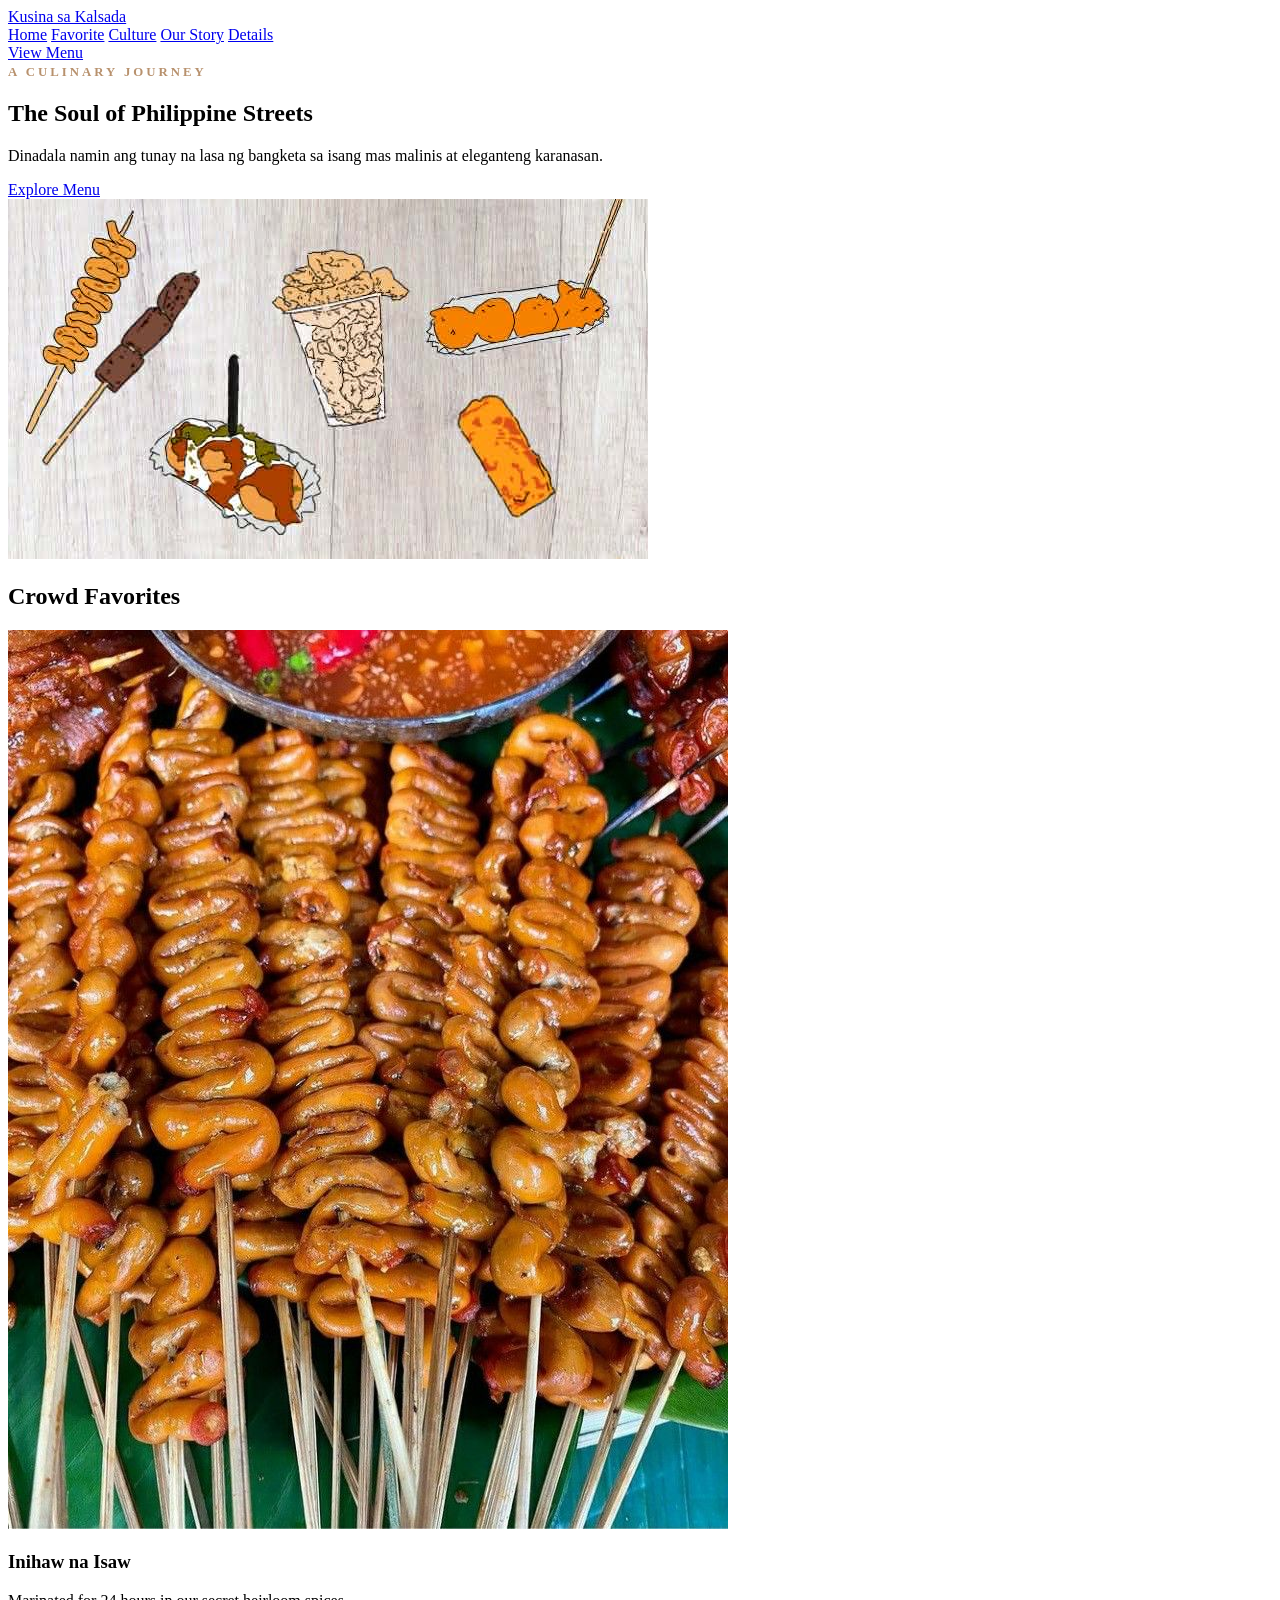
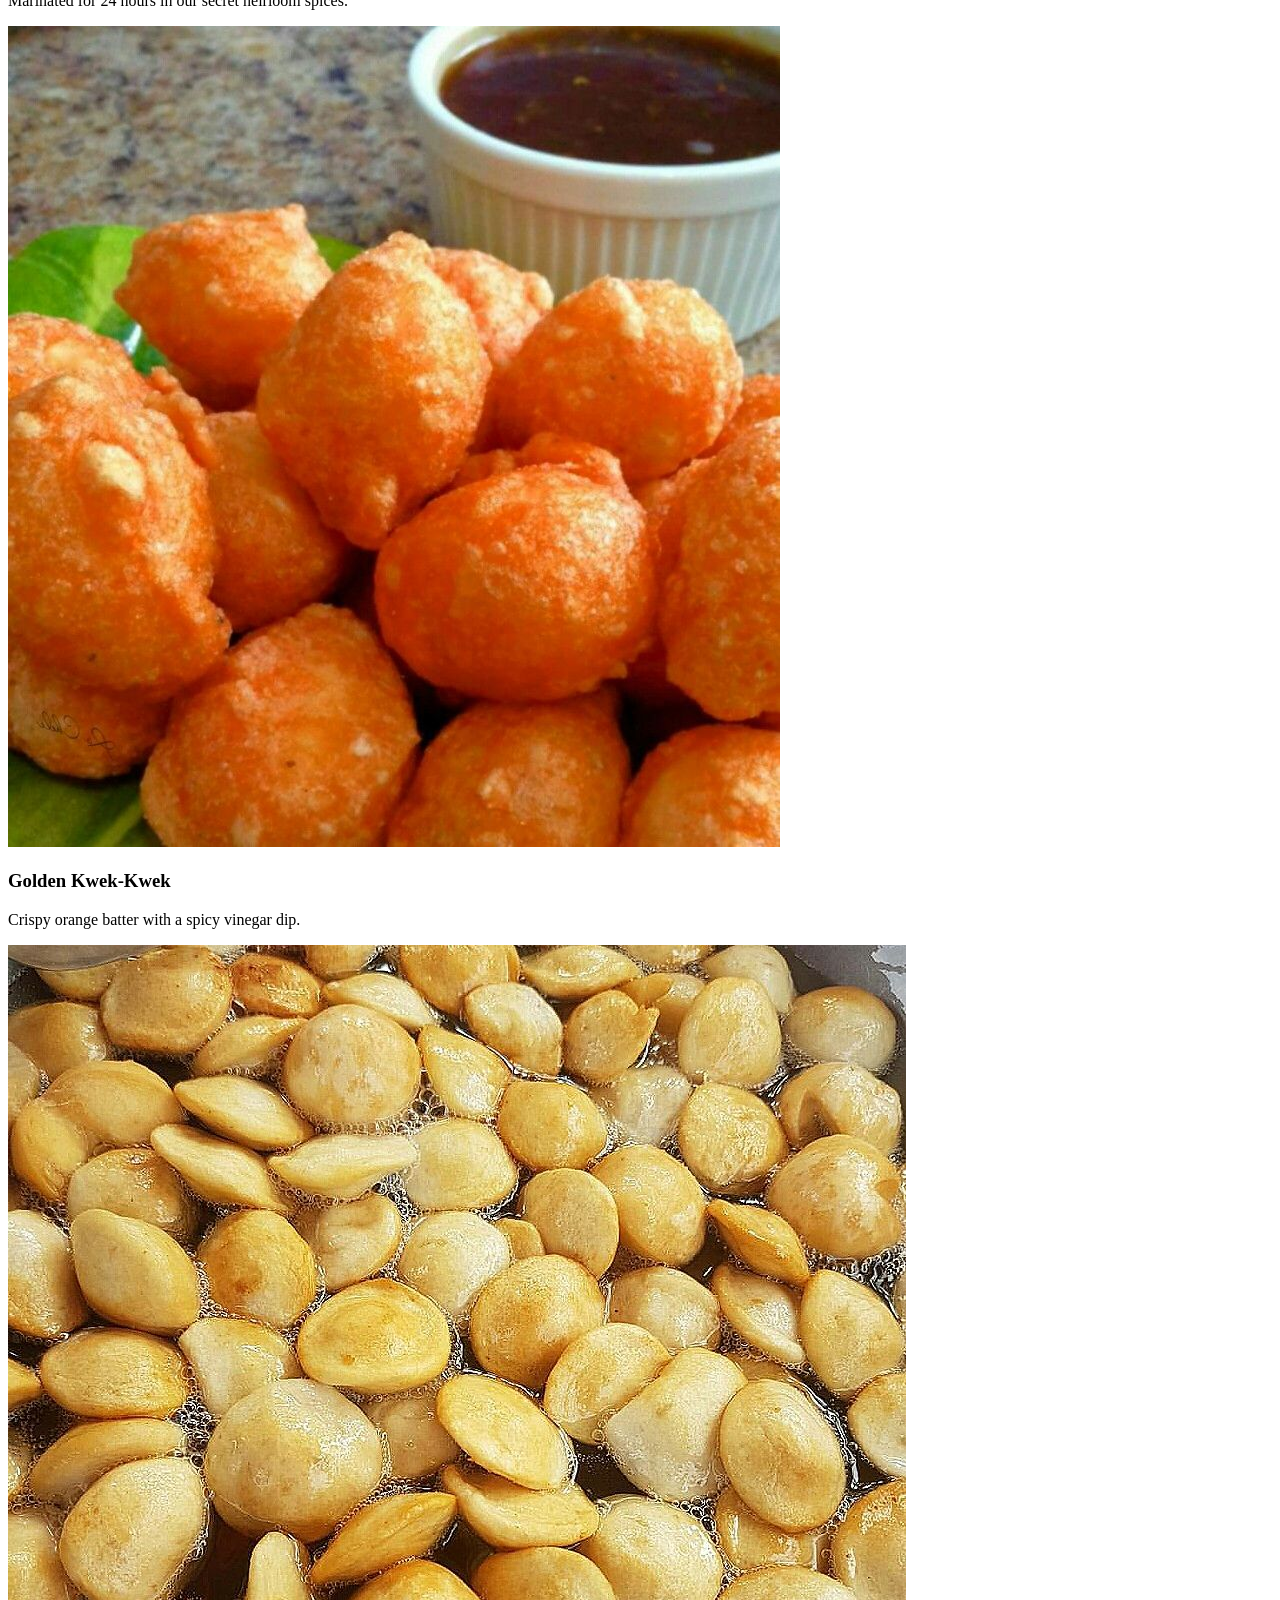
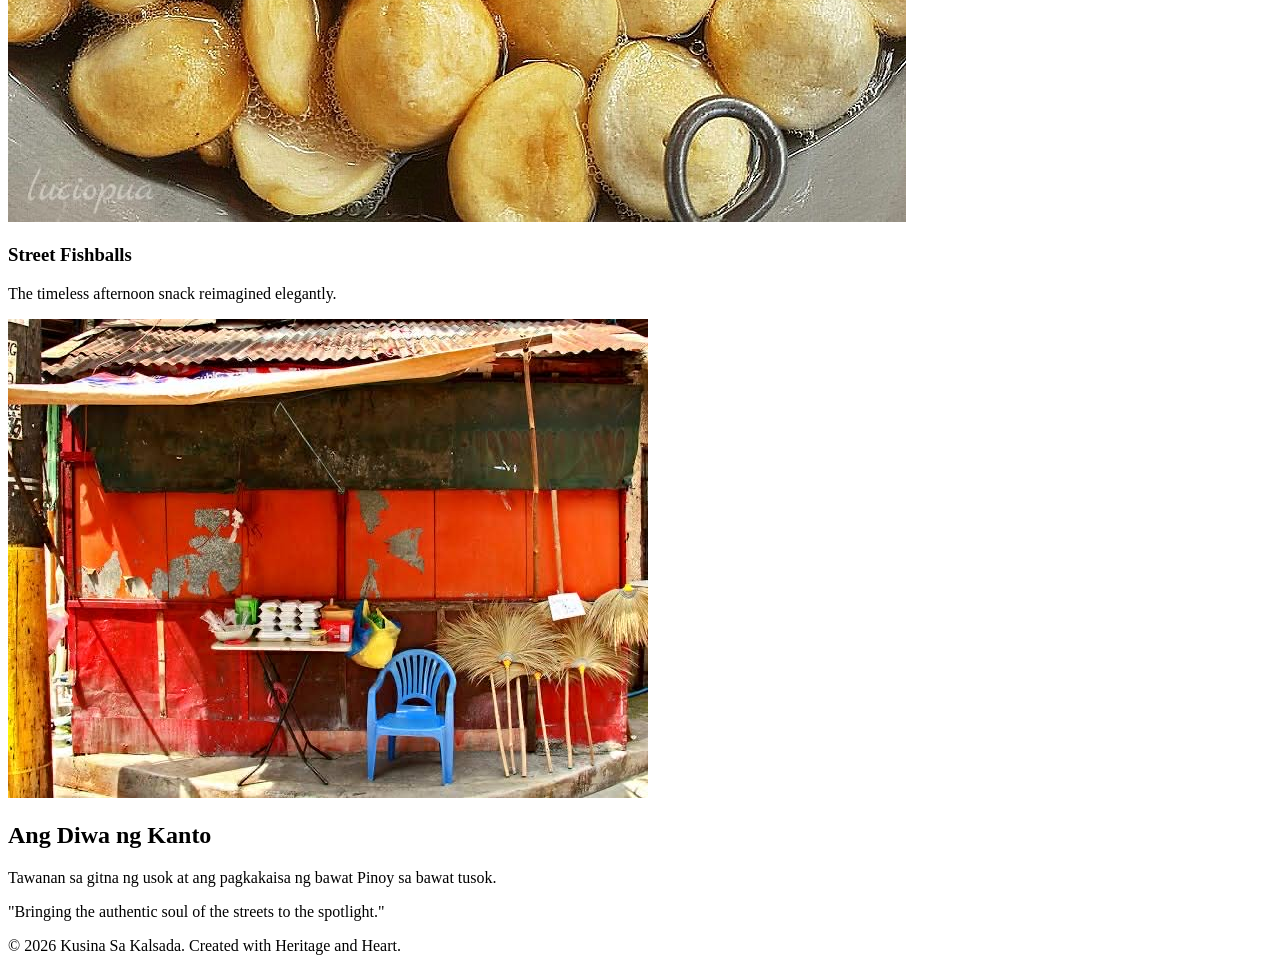
<file: index.html>
<!DOCTYPE html>
<html lang="en">
<head>
    <meta charset="UTF-8">
    <meta name="viewport" content="width=device-width, initial-scale=1.0">
    <title>Kusina Sa Kalsada</title>
    <link rel="stylesheet" href="inds.css">
</head>
<body>

<header class="main-header">
    <div class="logo-container">
        <a href="index.html" class="logo">Kusina sa Kalsada</a>
    </div>
    <nav class="main-nav">
         <a href="index.html">Home</a>
        <a href="index.html#favorites">Favorite</a>
        <a href="culture.html" class="active">Culture</a>
        <a href="our.html">Our Story</a>
        <a href="about.html">Details</a>
    </nav>
    <div class="header-actions">
        <a href="menu.html" class="btn btn-header">View Menu</a>
    </div>
</header>

<main>
    <section class="hero-banner">
        <div class="hero-content">
            <span style="letter-spacing: 3px; font-weight: 600; color: #b8916d; font-size: 0.8rem;">A CULINARY JOURNEY</span>
            <h1>The Soul of Philippine Streets</h1>
            <p>Dinadala namin ang tunay na lasa ng bangketa sa isang mas malinis at eleganteng karanasan.</p>
            <a href="menu.html" class="btn btn-hero">Explore Menu</a>
        </div>
        <div class="hero-image">
            <img src="image/home.jpg" alt="Street Food">
        </div>
    </section>

    <section class="specialty-section" id="favorites">
        <h2>Crowd Favorites</h2>
        <div class="specialty-grid">
            <div class="item">
                <img src="image/isaw.jpg" alt="Isaw">
                <h3>Inihaw na Isaw</h3>
                <p>Marinated for 24 hours in our secret heirloom spices.</p>
            </div>
            <div class="item">
                <img src="image/kwekwek.jpg" alt="Kwek-Kwek">
                <h3>Golden Kwek-Kwek</h3>
                <p>Crispy orange batter with a spicy vinegar dip.</p>
            </div>
            <div class="item">
                <img src="image/fishball.jpg" alt="Fish Balls">
                <h3>Street Fishballs</h3>
                <p>The timeless afternoon snack reimagined elegantly.</p>
            </div>
        </div>
    </section>

    <section class="culture-section" id="culture">
        <div class="culture-image">
            <img src="image/diwa.jpg" alt="Culture">
        </div>
        <div class="culture-content">
            <h2>Ang Diwa ng Kanto</h2>
            <p>Tawanan sa gitna ng usok at ang pagkakaisa ng bawat Pinoy sa bawat tusok.</p>
        </div>
    </section>

    <section class="quote-section">
        <p>"Bringing the authentic soul of the streets to the spotlight."</p>
    </section>
</main>

<footer class="site-footer">
    <p>&copy; 2026 Kusina Sa Kalsada. Created with Heritage and Heart.</p>
</footer>

</body>
</html>
</file>
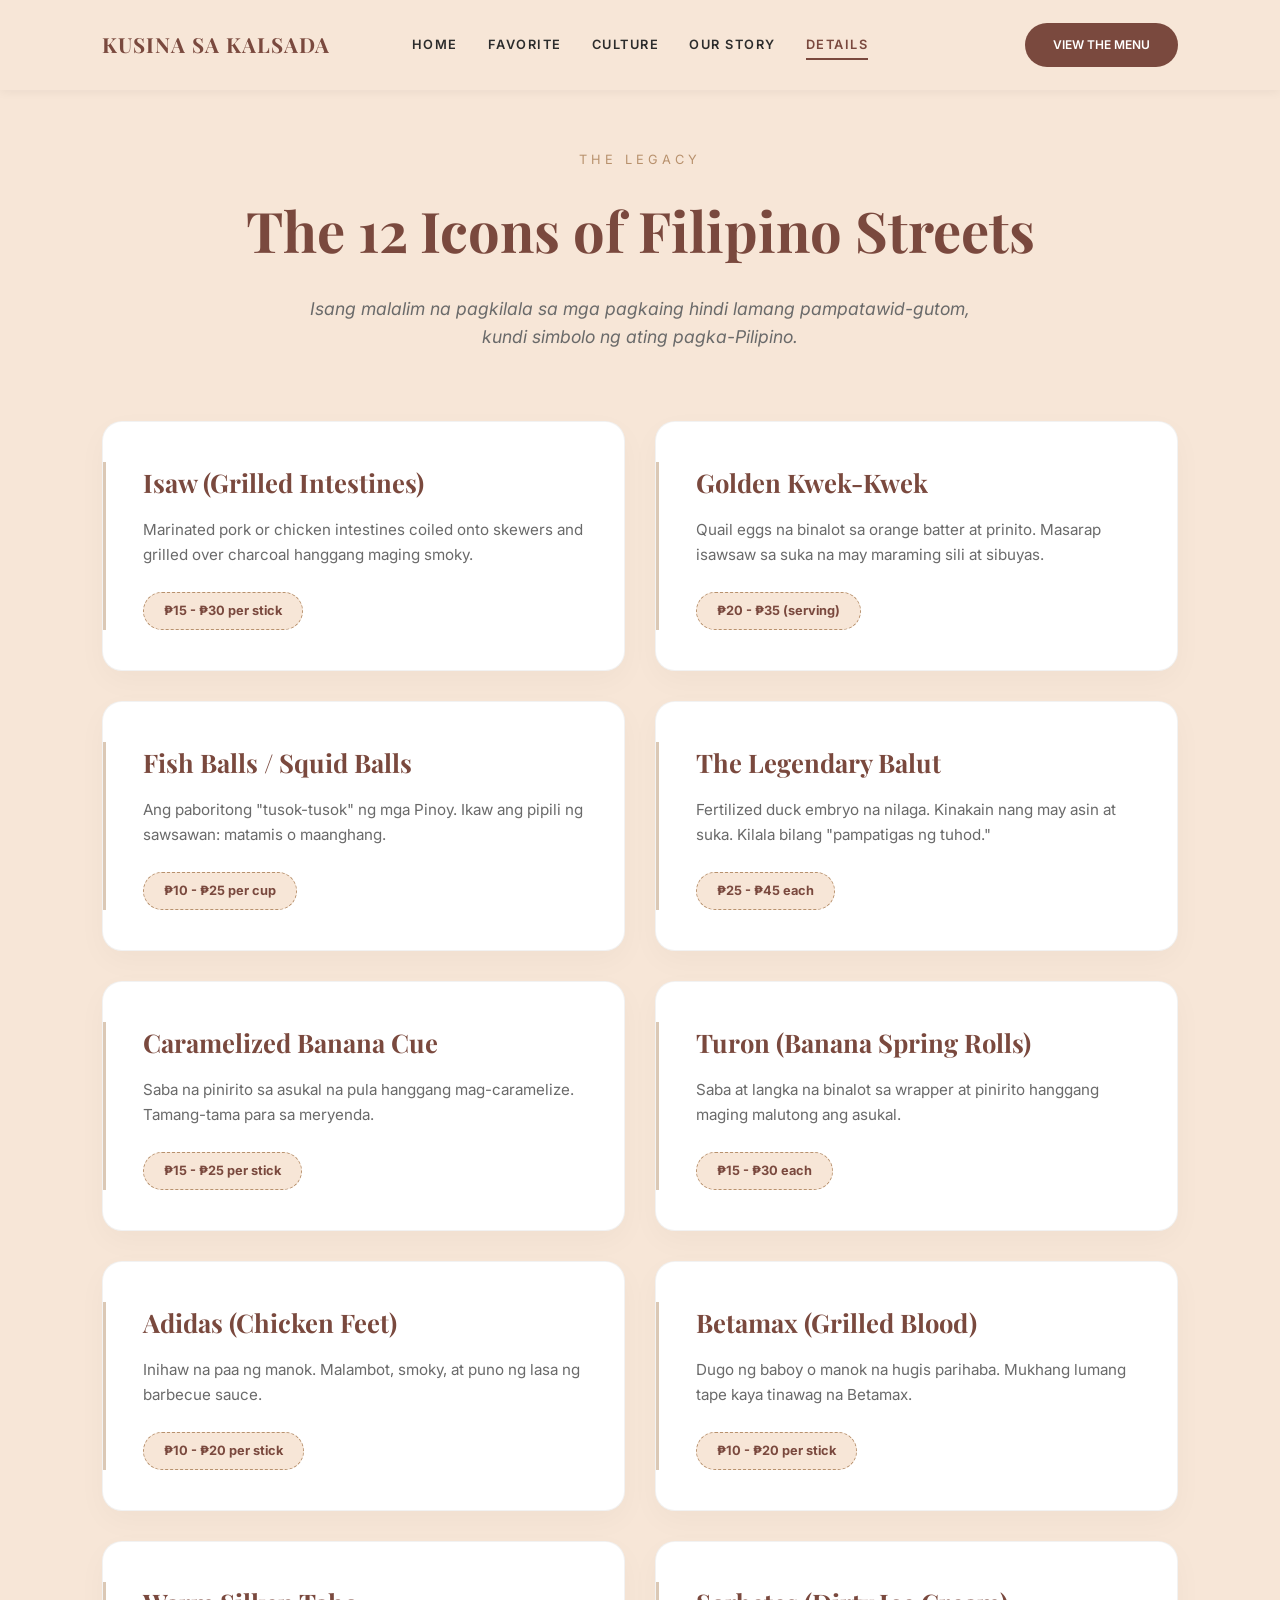
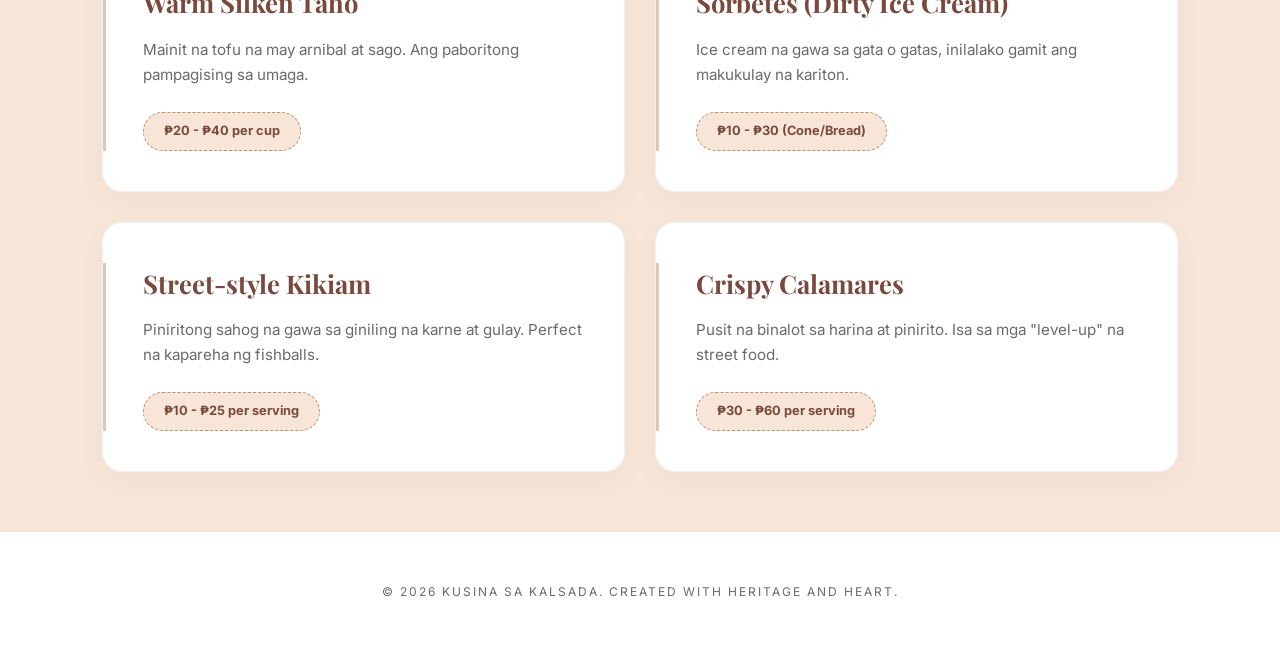
<file: about.html>
<!DOCTYPE html>
<html lang="en">
<head>
    <meta charset="UTF-8">
    <meta name="viewport" content="width=device-width, initial-scale=1.0">
    <title>About Our Foods - Kusina Sa Kalsada</title>
    <link rel="stylesheet" href="aboutt.css">
    <link href="https://fonts.googleapis.com/css2?family=Playfair+Display:ital,wght@0,700;1,400&family=Inter:wght@300;400;600&display=swap" rel="stylesheet">
</head>
<body>

<header class="main-header">
    <div class="logo-container">
        <a href="index.html" class="logo">Kusina sa Kalsada</a>
    </div>
    <nav class="main-nav">
        <a href="index.html">Home</a>
        <a href="index.html#favorites">Favorite</a>
        <a href="culture.html">Culture</a>
        <a href="our.html">Our Story</a>
        <a href="about.html" class="active">Details</a>
    </nav>
    <div class="header-actions">
        <a href="menu.html" class="order-btn">View the Menu</a>
    </div>
</header>

<main class="container">
    <header class="about-intro">
        <span class="eyebrow">THE LEGACY</span>
        <h2 class="page-title">The 12 Icons of Filipino Streets</h2>
        <p class="page-subtitle">Isang malalim na pagkilala sa mga pagkaing hindi lamang pampatawid-gutom, kundi simbolo ng ating pagka-Pilipino.</p>
    </header>
    
    <div class="food-info-grid">
        <div class="info-card" id="isaw">
            <div class="card-accent"></div>
            <h3>Isaw (Grilled Intestines)</h3>
            <p>Marinated pork or chicken intestines coiled onto skewers and grilled over charcoal hanggang maging smoky.</p>
            <div class="price-badge">₱15 - ₱30 per stick</div>
        </div>

        <div class="info-card" id="kwekkwek">
            <div class="card-accent"></div>
            <h3>Golden Kwek-Kwek</h3>
            <p>Quail eggs na binalot sa orange batter at prinito. Masarap isawsaw sa suka na may maraming sili at sibuyas.</p>
            <div class="price-badge">₱20 - ₱35 (serving)</div>
        </div>

        <div class="info-card" id="fishballs">
            <div class="card-accent"></div>
            <h3>Fish Balls / Squid Balls</h3>
            <p>Ang paboritong "tusok-tusok" ng mga Pinoy. Ikaw ang pipili ng sawsawan: matamis o maanghang.</p>
            <div class="price-badge">₱10 - ₱25 per cup</div>
        </div>

        <div class="info-card" id="balut">
            <div class="card-accent"></div>
            <h3>The Legendary Balut</h3>
            <p>Fertilized duck embryo na nilaga. Kinakain nang may asin at suka. Kilala bilang "pampatigas ng tuhod."</p>
            <div class="price-badge">₱25 - ₱45 each</div>
        </div>

        <div class="info-card" id="bananacue">
            <div class="card-accent"></div>
            <h3>Caramelized Banana Cue</h3>
            <p>Saba na pinirito sa asukal na pula hanggang mag-caramelize. Tamang-tama para sa meryenda.</p>
            <div class="price-badge">₱15 - ₱25 per stick</div>
        </div>

        <div class="info-card" id="turon">
            <div class="card-accent"></div>
            <h3>Turon (Banana Spring Rolls)</h3>
            <p>Saba at langka na binalot sa wrapper at pinirito hanggang maging malutong ang asukal.</p>
            <div class="price-badge">₱15 - ₱30 each</div>
        </div>

        <div class="info-card" id="adidas">
            <div class="card-accent"></div>
            <h3>Adidas (Chicken Feet)</h3>
            <p>Inihaw na paa ng manok. Malambot, smoky, at puno ng lasa ng barbecue sauce.</p>
            <div class="price-badge">₱10 - ₱20 per stick</div>
        </div>

        <div class="info-card" id="betamax">
            <div class="card-accent"></div>
            <h3>Betamax (Grilled Blood)</h3>
            <p>Dugo ng baboy o manok na hugis parihaba. Mukhang lumang tape kaya tinawag na Betamax.</p>
            <div class="price-badge">₱10 - ₱20 per stick</div>
        </div>

        <div class="info-card" id="taho">
            <div class="card-accent"></div>
            <h3>Warm Silken Taho</h3>
            <p>Mainit na tofu na may arnibal at sago. Ang paboritong pampagising sa umaga.</p>
            <div class="price-badge">₱20 - ₱40 per cup</div>
        </div>

        <div class="info-card" id="sorbetes">
            <div class="card-accent"></div>
            <h3>Sorbetes (Dirty Ice Cream)</h3>
            <p>Ice cream na gawa sa gata o gatas, inilalako gamit ang makukulay na kariton.</p>
            <div class="price-badge">₱10 - ₱30 (Cone/Bread)</div>
        </div>

        <div class="info-card" id="kikiam">
            <div class="card-accent"></div>
            <h3>Street-style Kikiam</h3>
            <p>Piniritong sahog na gawa sa giniling na karne at gulay. Perfect na kapareha ng fishballs.</p>
            <div class="price-badge">₱10 - ₱25 per serving</div>
        </div>

        <div class="info-card" id="calamares">
            <div class="card-accent"></div>
            <h3>Crispy Calamares</h3>
            <p>Pusit na binalot sa harina at pinirito. Isa sa mga "level-up" na street food.</p>
            <div class="price-badge">₱30 - ₱60 per serving</div>
        </div>
    </div>
</main>

<footer class="site-footer">
    <p>&copy; 2026 Kusina Sa Kalsada. Created with Heritage and Heart.</p>
</footer>

</body>
</html>
</file>
<file: inds.css>

</file>
<file: aboutt.css>
@import url('https://fonts.googleapis.com/css2?family=Playfair+Display:ital,wght@0,400;0,700;1,400&family=Inter:wght@300;400;600&display=swap');

:root {
    --primary-color: #7a493e;
    --secondary-color: #f7e6d7;
    --accent-color: #b8916d;
    --dark-text: #2c2c2c;
    --light-text: #6a6a6a;
    --white: #ffffff;
    --shadow-warm: rgba(122, 73, 62, 0.15);
    --serif-font: 'Playfair Display', serif;
    --sans-font: 'Inter', sans-serif;
}


* { margin: 0; padding: 0; box-sizing: border-box; }

html { 
    scroll-behavior: smooth; 
    overflow-y: scroll; 
}

body { 
    font-family: var(--sans-font); 
    background-color: var(--secondary-color); 
    color: var(--dark-text); 
    line-height: 1.6;
    -webkit-font-smoothing: antialiased;
}


.main-header {
    display: flex;
    justify-content: space-between;
    align-items: center;
    padding: 0 8%;
    height: 90px;
    background-color: var(--secondary-color);
    position: sticky;
    top: 0;
    z-index: 1000;
    box-shadow: 0 2px 10px rgba(0,0,0,0.05);
}

.logo-container { flex: 0 0 25%; display: flex; justify-content: flex-start; }
.logo {
    font-family: var(--serif-font);
    font-weight: 700;
    font-size: 1.3rem;
    color: var(--primary-color);
    text-transform: uppercase;
    text-decoration: none;
    letter-spacing: 1px;
    white-space: nowrap;
}

.main-nav { flex: 0 0 50%; display: flex; justify-content: center; gap: 30px; }
.main-nav a {
    text-decoration: none;
    color: var(--dark-text);
    font-size: 0.8rem;
    font-weight: 600;
    text-transform: uppercase;
    letter-spacing: 1.5px;
    position: relative;
    transition: 0.3s;
}

.main-nav a.active, .main-nav a:hover { color: var(--primary-color); }
.main-nav a::after {
    content: ""; position: absolute; bottom: -5px; left: 0;
    width: 0; height: 2px; background-color: var(--primary-color);
    transition: width 0.3s ease;
}
.main-nav a:hover::after, .main-nav a.active::after { width: 100%; }

.header-actions { flex: 0 0 25%; display: flex; justify-content: flex-end; }
.order-btn {
    background-color: var(--primary-color);
    color: white !important;
    padding: 12px 28px;
    border-radius: 50px;
    font-size: 0.75rem;
    font-weight: 600;
    text-decoration: none;
    text-transform: uppercase;
    white-space: nowrap;
}

.container { 
    padding: 60px 8%; 
    max-width: 1400px; 
    margin: 0 auto; 
}

.about-intro { text-align: center; margin-bottom: 70px; }
.eyebrow { font-size: 0.8rem; letter-spacing: 4px; color: var(--accent-color); text-transform: uppercase; display: block; margin-bottom: 15px; }
.page-title { font-family: var(--serif-font); font-size: 3.5rem; color: var(--primary-color); margin-bottom: 20px; }
.page-subtitle { color: var(--light-text); font-size: 1.1rem; max-width: 700px; margin: 0 auto; font-style: italic; }


.food-info-grid {
    display: grid;
    grid-template-columns: 1fr 1fr; 
    gap: 30px;
}

.info-card {
    background: var(--white);
    padding: 40px;
    border-radius: 20px;
    position: relative;
    box-shadow: 0 10px 30px rgba(0,0,0,0.03);
    transition: 0.4s;
    border: 1px solid rgba(0,0,0,0.05);
}

.info-card:hover {
    transform: translateY(-5px);
    box-shadow: 0 20px 40px var(--shadow-warm);
}

.card-accent {
    position: absolute;
    left: 0; top: 40px; bottom: 40px;
    width: 3px; background-color: var(--accent-color); opacity: 0.5;
}

.info-card h3 { font-family: var(--serif-font); font-size: 1.6rem; color: var(--primary-color); margin-bottom: 15px; }
.info-card p { font-size: 0.95rem; color: var(--light-text); margin-bottom: 25px; }
.price-badge {
    display: inline-block;
    background-color: var(--secondary-color);
    color: var(--primary-color);
    padding: 8px 20px;
    border-radius: 50px;
    font-size: 0.8rem;
    font-weight: 700;
    border: 1px dashed var(--accent-color);
}


.info-card:target {
    animation: flashEffect 1.5s ease-out;
    scroll-margin-top: 120px; 
    border: 2px solid var(--accent-color);
}

@keyframes flashEffect {
    0% { background-color: var(--white); }
    20% { 
        background-color: #fff4e6; 
        box-shadow: 0 0 40px var(--accent-color);
        transform: scale(1.02);
    }
    100% { 
        background-color: var(--white);
        box-shadow: 0 10px 30px rgba(0,0,0,0.03);
        transform: scale(1);
    }
}


.site-footer {
    text-align: center;
    padding: 50px;
    background-color: var(--white);
    color: var(--light-text);
    font-size: 0.75rem;
    letter-spacing: 2px;
    text-transform: uppercase;
}

@media (max-width: 1024px) {
    .main-header { height: auto; padding: 25px 5%; flex-direction: column; gap: 20px; }
    .logo-container, .main-nav, .header-actions { flex: 0 0 100%; justify-content: center; }
}

@media (max-width: 768px) {
    .food-info-grid { grid-template-columns: 1fr; } 
    .page-title { font-size: 2.5rem; }
}
</file>
